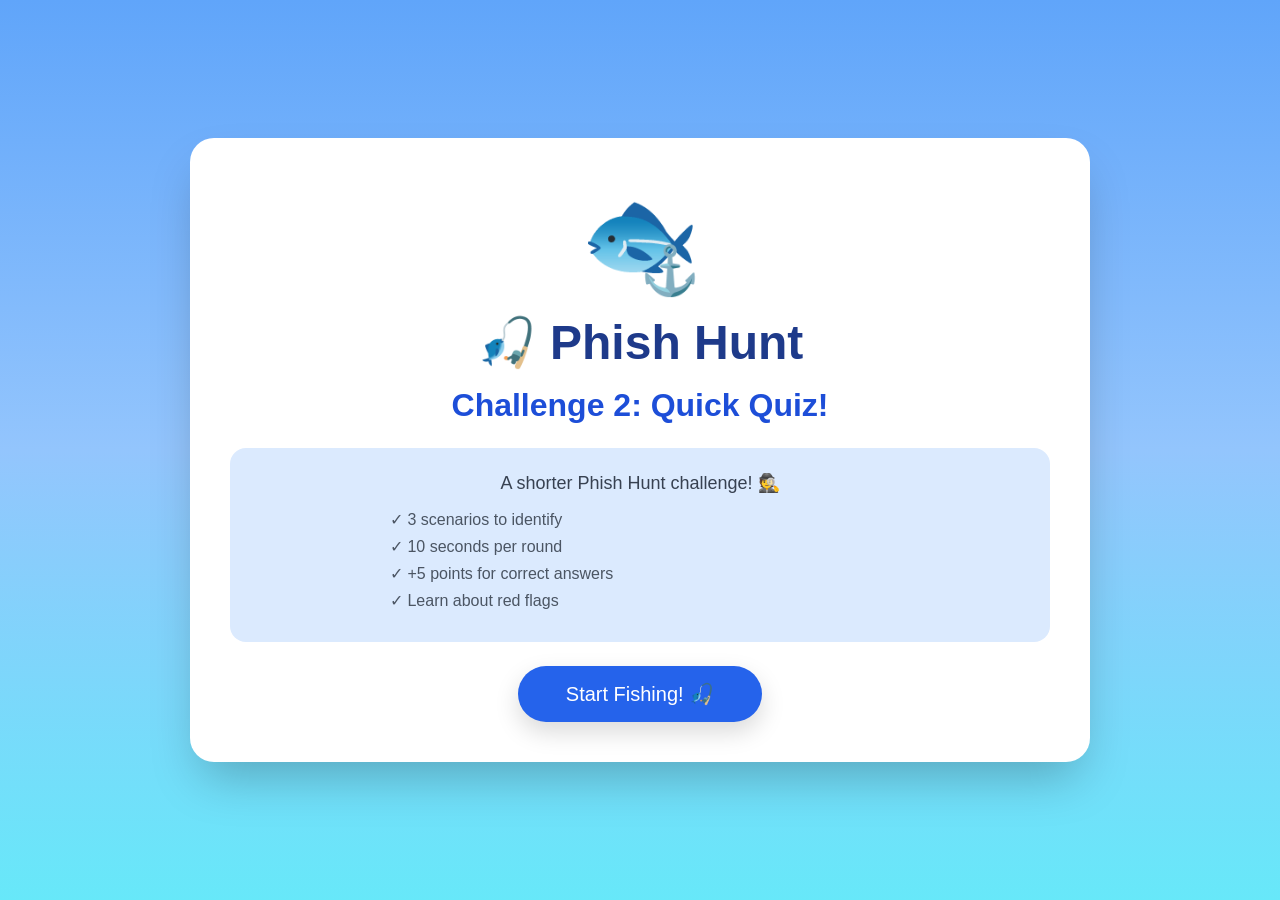
<file: Week-3-Development-Testing/feedback_system/index.html>
<!DOCTYPE html>
<html lang="en">
<head>
    <meta charset="UTF-8">
    <meta name="viewport" content="width=device-width, initial-scale=1.0">
    <title>Phish Hunt: Challenge 2</title>
    <link rel="stylesheet" href="style.css">
</head>
<body>
    <div class="game-container">
        <div class="game-card">
            <!-- Start Menu Phase -->
            <div id="menuPhase" class="phase active">
                <div class="icon-container">
                    <span class="fish-icon">🐟</span>
                    <span class="anchor-icon">⚓</span>
                </div>
                <h1 class="game-title">🎣 Phish Hunt</h1>
                <h2 class="game-subtitle">Challenge 2: Quick Quiz!</h2>
                <div class="info-box">
                    <p class="info-text">A shorter Phish Hunt challenge! 🕵️</p>
                    <ul class="info-list">
                        <li>✓ 3 scenarios to identify</li>
                        <li>✓ 10 seconds per round</li>
                        <li>✓ +5 points for correct answers</li>
                        <li>✓ Learn about red flags</li>
                    </ul>
                </div>
                <div id="highScoreDisplay" class="high-score-box" style="display: none;">
                    <span class="award-icon">🏆</span>
                    <span class="high-score-text">High Score: <span id="highScoreValue">0</span></span>
                </div>
                <button onclick="startGame()" class="btn btn-primary btn-large">Start Fishing! 🎣</button>
            </div>

            <!-- Playing Phase -->
            <div id="playingPhase" class="phase">
                <div class="game-header">
                    <div class="header-stats">
                        <div class="round-info">
                            <span>🎯</span>
                            <span id="roundDisplay">Round 1/3</span>
                        </div>
                        <div class="score-display">
                            <span>🏆 <span id="currentScore">0</span></span>
                        </div>
                    </div>
                    <div class="timer-section">
                        <div class="timer-label">
                            <span>⏱️</span>
                            <span id="timeLeft">10s</span>
                        </div>
                        <div class="timer-bar">
                            <div id="timerProgress" class="timer-progress"></div>
                        </div>
                    </div>
                </div>
                <div class="scenario-container">
                    <div class="scenario-box">
                        <h3 id="scenarioTitle" class="scenario-title">Scenario Title</h3>
                        <p id="scenarioMessage" class="scenario-message">Scenario message goes here...</p>
                    </div>
                    <div class="answer-buttons">
                        <button onclick="handleAnswer('safe')" class="btn btn-safe">
                            <span class="btn-icon">✓</span>
                            <span>SAFE</span>
                        </button>
                        <button onclick="handleAnswer('scam')" class="btn btn-scam">
                            <span class="btn-icon">⚠</span>
                            <span>SCAM</span>
                        </button>
                    </div>
                </div>
                <div class="water-animation"></div>
            </div>

            <!-- Feedback Phase -->
            <div id="feedbackPhase" class="phase">
                <div id="resultHeader" class="result-header">
                    <div class="result-emoji" id="resultEmoji">🎉</div>
                    <h2 class="result-title" id="resultTitle">Correct!</h2>
                    <p class="result-text" id="resultText">This message is a SCAM</p>
                </div>
                <div id="animationContainer" class="animation-container"></div>
                <div id="explanationBox" class="explanation-box">
                    <h3 class="explanation-title" id="explanationTitle">🚩 Red Flags:</h3>
                    <ul id="explanationList" class="explanation-list"></ul>
                </div>
                <div id="lessonBox" class="lesson-box">
                    <p id="lessonText" class="lesson-text"></p>
                </div>
                <div id="feedbackScoreDisplay" class="feedback-score">
                    <p>Current Score: <strong id="feedbackScore">0</strong></p>
                </div>
                <button id="continueBtn" onclick="nextRound()" class="btn btn-primary btn-full">Next Round →</button>
            </div>

            <!-- Game Over Phase -->
            <div id="gameOverPhase" class="phase">
                <div class="game-over-icon">🏆</div>
                <h2 class="game-over-title">Challenge 2 Complete!</h2>
                <div class="final-score-box">
                    <p class="final-score-label">Final Score</p>
                    <p class="final-score-value" id="finalScore">0</p>
                    <p class="final-score-subtitle">out of 15 possible points</p>
                </div>
                <div id="newHighScoreBadge" class="new-high-score" style="display: none;">
                    <p>🌟 New High Score! 🌟</p>
                </div>
                <div class="takeaways-box">
                    <h3 class="takeaways-title">🎓 Key Takeaways:</h3>
                    <ul class="takeaways-list">
                        <li>• Always check sender addresses carefully</li>
                        <li>• Be suspicious of urgent or threatening messages</li>
                        <li>• Hover over links before clicking</li>
                        <li>• Never share passwords via email or text</li>
                        <li>• When in doubt, contact the company directly</li>
                    </ul>
                </div>
                <button onclick="startGame()" class="btn btn-primary btn-large">Play Again! 🎣</button>
            </div>
        </div>
    </div>
    <script src="script.js"></script>
</body>
</html>
</file>
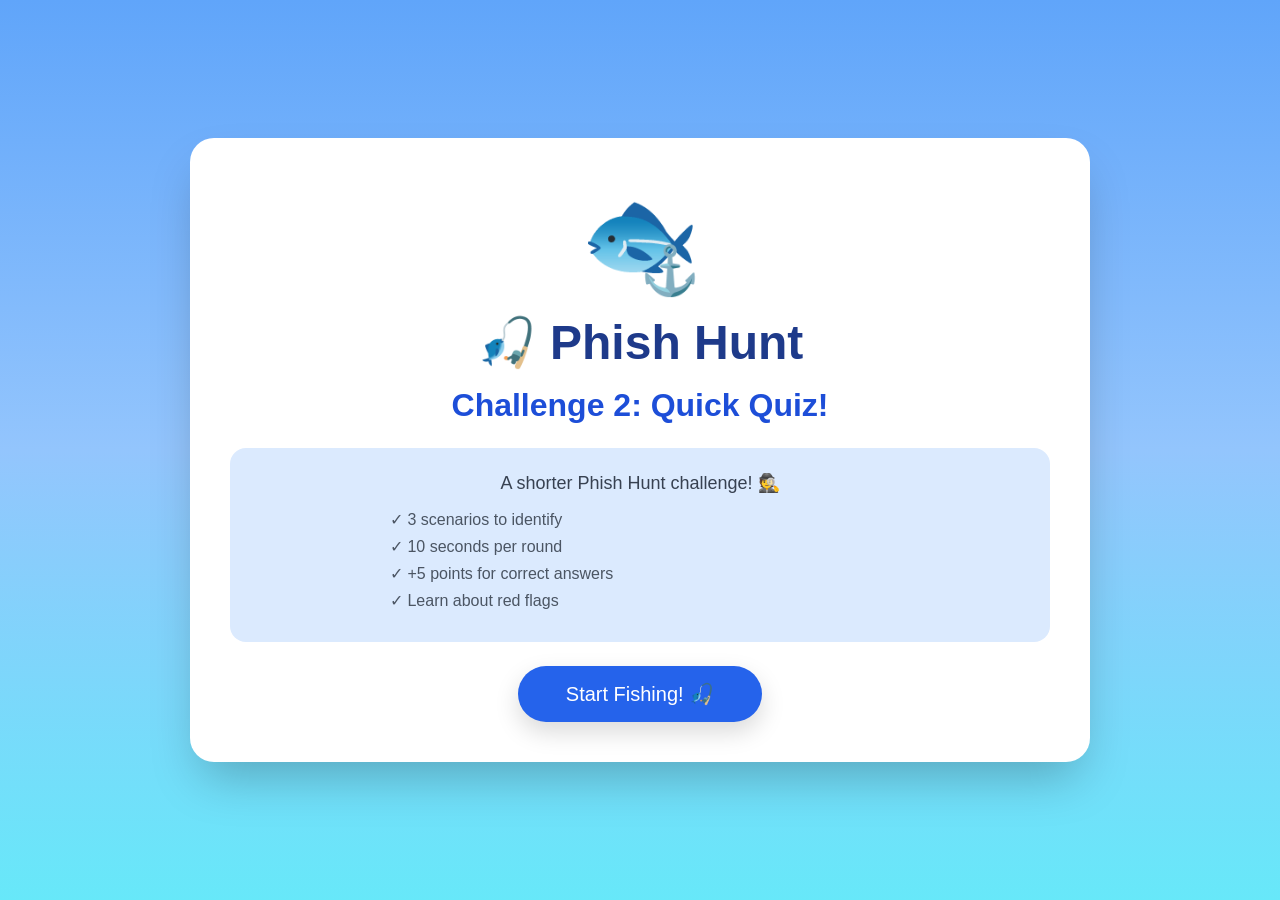
<file: Week-3-Development-Testing/RewardP_&_Score/index.html>
<!DOCTYPE html>
<html lang="en">
<head>
    <meta charset="UTF-8">
    <meta name="viewport" content="width=device-width, initial-scale=1.0">
    <title>Phish Hunt: Challenge 2</title>
    <link rel="stylesheet" href="style.css">
</head>
<body>
    <div class="game-container">
        <div class="game-card">
            <!-- Start Menu Phase -->
            <div id="menuPhase" class="phase active">
                <div class="icon-container">
                    <span class="fish-icon">🐟</span>
                    <span class="anchor-icon">⚓</span>
                </div>
                <h1 class="game-title">🎣 Phish Hunt</h1>
                <h2 class="game-subtitle">Challenge 2: Quick Quiz!</h2>
                <div class="info-box">
                    <p class="info-text">A shorter Phish Hunt challenge! 🕵️</p>
                    <ul class="info-list">
                        <li>✓ 3 scenarios to identify</li>
                        <li>✓ 10 seconds per round</li>
                        <li>✓ +5 points for correct answers</li>
                        <li>✓ Learn about red flags</li>
                    </ul>
                </div>
                <div id="highScoreDisplay" class="high-score-box" style="display: none;">
                    <span class="award-icon">🏆</span>
                    <span class="high-score-text">High Score: <span id="highScoreValue">0</span></span>
                </div>
                <button onclick="startGame()" class="btn btn-primary btn-large">Start Fishing! 🎣</button>
            </div>

            <!-- Playing Phase -->
            <div id="playingPhase" class="phase">
                <div class="game-header">
                    <div class="header-stats">
                        <div class="round-info">
                            <span>🎯</span>
                            <span id="roundDisplay">Round 1/3</span>
                        </div>
                        <div class="score-display">
                            <span>🏆 <span id="currentScore">0</span></span>
                        </div>
                    </div>
                    <div class="progress-dots" id="progressDots"></div>
                    <div id="streakDisplay" class="streak-display" style="display: none;">
                        <span id="streakText">🔥 Streak: 1</span>
                    </div>
                    <div class="timer-section">
                        <div class="timer-label">
                            <span>⏱️</span>
                            <span id="timeLeft">10s</span>
                        </div>
                        <div class="timer-bar">
                            <div id="timerProgress" class="timer-progress"></div>
                        </div>
                    </div>
                </div>
                <div class="scenario-container">
                    <div class="scenario-box">
                        <h3 id="scenarioTitle" class="scenario-title">Scenario Title</h3>
                        <p id="scenarioMessage" class="scenario-message">Scenario message goes here...</p>
                    </div>
                    <div class="answer-buttons">
                        <button onclick="handleAnswer('safe')" class="btn btn-safe">
                            <span class="btn-icon">✓</span>
                            <span>SAFE</span>
                        </button>
                        <button onclick="handleAnswer('scam')" class="btn btn-scam">
                            <span class="btn-icon">⚠</span>
                            <span>SCAM</span>
                        </button>
                    </div>
                </div>
                <div class="water-animation"></div>
            </div>

            <!-- Feedback Phase -->
            <div id="feedbackPhase" class="phase">
                <div id="resultHeader" class="result-header">
                    <div class="result-emoji" id="resultEmoji">🎉</div>
                    <h2 class="result-title" id="resultTitle">Correct!</h2>
                    <p class="result-text" id="resultText">This message is a SCAM</p>
                    <div id="pointsPopup" class="points-popup" style="display: none;">+5 POINTS! ⭐</div>
                    <p id="progressMessage" class="progress-message" style="display: none;"></p>
                </div>
                <div id="animationContainer" class="animation-container"></div>
                <div id="explanationBox" class="explanation-box">
                    <h3 class="explanation-title" id="explanationTitle">🚩 Red Flags:</h3>
                    <ul id="explanationList" class="explanation-list"></ul>
                </div>
                <div id="lessonBox" class="lesson-box">
                    <p id="lessonText" class="lesson-text"></p>
                </div>
                <div id="feedbackScoreDisplay" class="feedback-score">
                    <p>Current Score: <strong id="feedbackScore">0</strong></p>
                </div>
                <button id="continueBtn" onclick="nextRound()" class="btn btn-primary btn-full">Next Round →</button>
            </div>

            <!-- Game Over Phase -->
            <div id="gameOverPhase" class="phase">
                <div class="game-over-icon">🏆</div>
                <h2 class="game-over-title">Challenge 2 Complete!</h2>
                <div class="star-rating" id="starRating">
                    <span class="star" id="star1">⭐</span>
                    <span class="star" id="star2">⭐</span>
                    <span class="star" id="star3">⭐</span>
                </div>
                <div class="badge-box" id="badgeBox">
                    <div class="badge-icon" id="badgeIcon">🎖️</div>
                    <h3 class="badge-name" id="badgeName">Phish Spotter</h3>
                    <p class="badge-description" id="badgeDescription">You're learning the basics!</p>
                </div>
                <div class="final-score-box">
                    <p class="final-score-label">Final Score</p>
                    <p class="final-score-value" id="finalScore">0</p>
                    <p class="final-score-subtitle">out of 15 possible points</p>
                </div>
                <div id="newHighScoreBadge" class="new-high-score" style="display: none;">
                    <p>🌟 New High Score! 🌟</p>
                </div>
                <div class="takeaways-box">
                    <h3 class="takeaways-title">🎓 Key Takeaways:</h3>
                    <ul class="takeaways-list">
                        <li>• Always check sender addresses carefully</li>
                        <li>• Be suspicious of urgent or threatening messages</li>
                        <li>• Hover over links before clicking</li>
                        <li>• Never share passwords via email or text</li>
                        <li>• When in doubt, contact the company directly</li>
                    </ul>
                </div>
                <button onclick="startGame()" class="btn btn-primary btn-large">Play Again! 🎣</button>
            </div>
        </div>
    </div>
    <script src="script.js"></script>
</body>
</html>
</file>
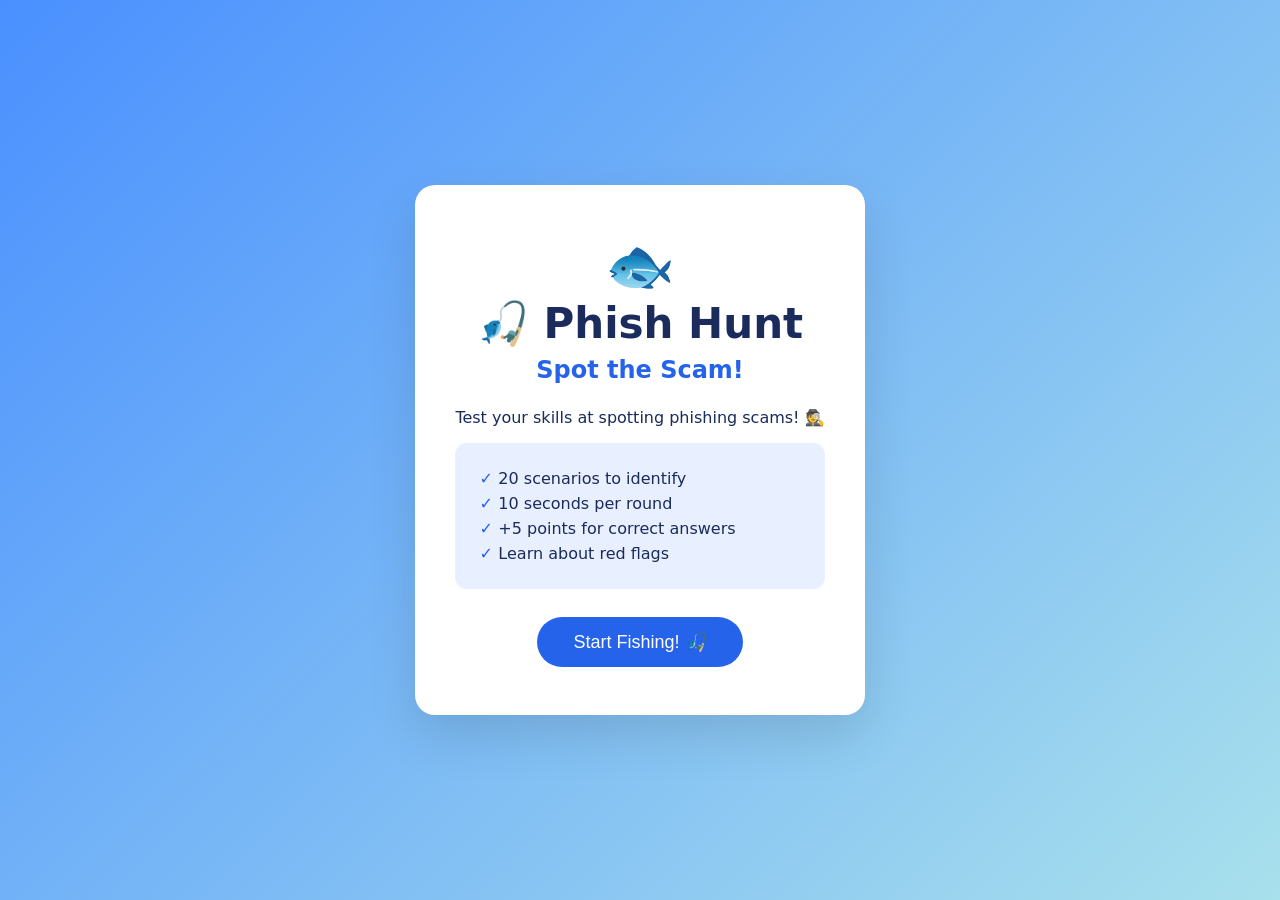
<file: Week-3-Development-Testing/prototype-v2-evidence/Welcome & Instruction Screen/prototype-v2.html>
<!DOCTYPE html>
<html lang="en">
<head>
  <meta charset="UTF-8">
  <title>Phish Hunt: Spot the Scam</title>
  <link rel="stylesheet" href="style2.css">
</head>
<body>
  <div class="card">
    <div class="logo">🐟</div>
    <h1>🎣 Phish Hunt</h1>
    <h2>Spot the Scam!</h2>
    <p>Test your skills at spotting phishing scams! 🕵️</p>
    <ul>
      <li>20 scenarios to identify</li>
      <li>10 seconds per round</li>
      <li>+5 points for correct answers</li>
      <li>Learn about red flags</li>
    </ul>
    <button onclick="alert('Game starts here!')">Start Fishing! 🎣</button>
  </div>
</body>
</html>
</file>
<file: Week-3-Development-Testing/feedback_system/style.css>
/* Reset and Base Styles */
* {
    margin: 0;
    padding: 0;
    box-sizing: border-box;
}

body {
    font-family: -apple-system, BlinkMacSystemFont, 'Segoe UI', Roboto, Oxygen, Ubuntu, Cantarell, sans-serif;
    background: linear-gradient(to bottom, #60a5fa, #93c5fd, #67e8f9);
    min-height: 100vh;
    display: flex;
    align-items: center;
    justify-content: center;
    padding: 20px;
}

.game-container {
    width: 100%;
    max-width: 900px;
}

.game-card {
    background: white;
    border-radius: 24px;
    box-shadow: 0 25px 50px -12px rgba(0, 0, 0, 0.25);
    overflow: hidden;
    animation: fadeIn 0.5s ease-in;
}

@keyframes fadeIn {
    from { opacity: 0; transform: translateY(20px); }
    to { opacity: 1; transform: translateY(0); }
}

/* Phase Management */
.phase {
    display: none;
    padding: 40px;
}

.phase.active {
    display: block;
}

/* Start Menu Styles */
.icon-container {
    display: flex;
    justify-content: center;
    align-items: center;
    margin-bottom: 24px;
    position: relative;
}

.fish-icon {
    font-size: 96px;
}

.anchor-icon {
    font-size: 48px;
    position: absolute;
    bottom: -8px;
    right: calc(50% - 60px);
}

.game-title {
    font-size: 48px;
    text-align: center;
    margin-bottom: 16px;
    color: #1e3a8a;
}

.game-subtitle {
    font-size: 32px;
    text-align: center;
    margin-bottom: 24px;
    color: #1d4ed8;
}

.info-box {
    background: #dbeafe;
    border-radius: 16px;
    padding: 24px;
    margin-bottom: 24px;
}

.info-text {
    font-size: 18px;
    margin-bottom: 16px;
    color: #374151;
    text-align: center;
}

.info-list {
    list-style: none;
    max-width: 500px;
    margin: 0 auto;
}

.info-list li {
    color: #4b5563;
    margin: 8px 0;
    font-size: 16px;
}

.high-score-box {
    background: #fef3c7;
    border: 2px solid #fbbf24;
    border-radius: 16px;
    padding: 16px;
    margin-bottom: 24px;
    display: flex;
    align-items: center;
    justify-content: center;
    gap: 8px;
}

.award-icon {
    font-size: 24px;
}

.high-score-text {
    font-size: 20px;
    color: #92400e;
}

/* Button Styles */
.btn {
    border: none;
    border-radius: 9999px;
    cursor: pointer;
    transition: all 0.3s ease;
    font-weight: 500;
    font-size: 16px;
}

.btn:hover {
    transform: scale(1.05);
}

.btn-primary {
    background: #2563eb;
    color: white;
}

.btn-primary:hover {
    background: #1d4ed8;
}

.btn-large {
    padding: 16px 48px;
    font-size: 20px;
    display: block;
    margin: 0 auto;
    box-shadow: 0 10px 25px rgba(0, 0, 0, 0.15);
}

.btn-full {
    width: 100%;
    padding: 16px;
    font-size: 20px;
}

/* Playing Phase Styles */
.game-header {
    background: linear-gradient(to right, #2563eb, #3b82f6);
    padding: 24px;
    color: white;
    margin: -40px -40px 32px -40px;
}

.header-stats {
    display: flex;
    justify-content: space-between;
    align-items: center;
    margin-bottom: 16px;
}

.round-info, .score-display {
    display: flex;
    align-items: center;
    gap: 8px;
    font-size: 20px;
}

.timer-section {
    margin-top: 16px;
}

.timer-label {
    display: flex;
    align-items: center;
    gap: 8px;
    margin-bottom: 8px;
}

.timer-bar {
    width: 100%;
    background: #1e40af;
    border-radius: 9999px;
    height: 12px;
    overflow: hidden;
}

.timer-progress {
    background: #fbbf24;
    height: 100%;
    width: 100%;
    transition: width 1s linear;
}

.scenario-container {
    padding: 0;
}

.scenario-box {
    background: #f9fafb;
    border: 2px solid #e5e7eb;
    border-radius: 16px;
    padding: 24px;
    margin-bottom: 32px;
}

.scenario-title {
    font-size: 24px;
    margin-bottom: 16px;
    color: #1f2937;
}

.scenario-message {
    font-size: 18px;
    line-height: 1.8;
    color: #374151;
}

.answer-buttons {
    display: grid;
    grid-template-columns: 1fr 1fr;
    gap: 24px;
}

@media (max-width: 768px) {
    .answer-buttons {
        grid-template-columns: 1fr;
    }
}

.btn-safe, .btn-scam {
    padding: 32px;
    border-radius: 16px;
    font-size: 24px;
    display: flex;
    align-items: center;
    justify-content: center;
    gap: 12px;
    box-shadow: 0 10px 25px rgba(0, 0, 0, 0.15);
}

.btn-safe {
    background: #10b981;
    color: white;
}

.btn-safe:hover {
    background: #059669;
}

.btn-scam {
    background: #ef4444;
    color: white;
}

.btn-scam:hover {
    background: #dc2626;
}

.btn-icon {
    font-size: 32px;
}

.water-animation {
    height: 80px;
    background: linear-gradient(to top, #60a5fa, transparent);
    margin: 32px -40px -40px -40px;
    position: relative;
    overflow: hidden;
}

.water-animation::before {
    content: '';
    position: absolute;
    bottom: 0;
    left: 0;
    width: 200%;
    height: 64px;
    background-image: repeating-linear-gradient(90deg, transparent, transparent 50px, rgba(255, 255, 255, 0.3) 50px, rgba(255, 255, 255, 0.3) 100px);
    animation: wave 3s linear infinite;
}

@keyframes wave {
    from { transform: translateX(0); }
    to { transform: translateX(-100px); }
}

/* Feedback Phase Styles */
.result-header {
    text-align: center;
    padding: 24px;
    border-radius: 16px;
    margin-bottom: 32px;
}

.result-header.correct {
    background: #d1fae5;
}

.result-header.incorrect {
    background: #fee2e2;
}

.result-header.timeout {
    background: #fed7aa;
}

.result-emoji {
    font-size: 64px;
    margin-bottom: 16px;
}

.result-title {
    font-size: 36px;
    margin-bottom: 8px;
}

.result-title.correct {
    color: #047857;
}

.result-title.incorrect {
    color: #dc2626;
}

.result-title.timeout {
    color: #c2410c;
}

.result-text {
    font-size: 20px;
    color: #374151;
}

.animation-container {
    text-align: center;
    margin-bottom: 24px;
    min-height: 80px;
}

.catch-animation {
    animation: catchFish 1.5s ease-in-out;
}

@keyframes catchFish {
    0% { transform: translateY(-100px); opacity: 0; }
    50% { transform: translateY(0); opacity: 1; }
    100% { transform: translateY(100px); opacity: 0; }
}

.miss-animation {
    animation: fishEscape 1s ease-out;
}

@keyframes fishEscape {
    0% { transform: translateX(-50px); opacity: 0; }
    50% { transform: translateX(100px); opacity: 1; }
    100% { transform: translateX(200px); opacity: 0; }
}

.explanation-box {
    background: #fef2f2;
    border: 2px solid #fca5a5;
    border-radius: 16px;
    padding: 24px;
    margin-bottom: 24px;
}

.explanation-box.safe {
    background: #d1fae5;
    border-color: #6ee7b7;
}

.explanation-title {
    font-size: 24px;
    margin-bottom: 16px;
    display: flex;
    align-items: center;
    gap: 8px;
}

.explanation-title.scam {
    color: #991b1b;
}

.explanation-title.safe {
    color: #065f46;
}

.explanation-list {
    list-style: none;
}

.explanation-list li {
    color: #374151;
    margin: 8px 0;
    display: flex;
    gap: 8px;
}

.feedback-score {
    text-align: center;
    margin-bottom: 24px;
    font-size: 24px;
    color: #374151;
}

/* Lesson Box — the key cyber-safety teaching moment */
.lesson-box {
    background: linear-gradient(to right, #fef3c7, #fde68a);
    border: 2px solid #f59e0b;
    border-radius: 16px;
    padding: 20px 24px;
    margin-bottom: 24px;
    box-shadow: 0 4px 12px rgba(245, 158, 11, 0.15);
}

.lesson-text {
    font-size: 18px;
    line-height: 1.6;
    color: #78350f;
    font-weight: 500;
    text-align: left;
}

/* Game Over Styles */
.game-over-icon {
    font-size: 64px;
    text-align: center;
    margin-bottom: 24px;
}

.game-over-title {
    font-size: 36px;
    text-align: center;
    margin-bottom: 24px;
    color: #1e3a8a;
}

.final-score-box {
    background: linear-gradient(to right, #dbeafe, #cffafe);
    border-radius: 16px;
    padding: 32px;
    margin-bottom: 24px;
    text-align: center;
}

.final-score-label {
    font-size: 24px;
    margin-bottom: 16px;
    color: #374151;
}

.final-score-value {
    font-size: 64px;
    margin-bottom: 24px;
    color: #2563eb;
    font-weight: bold;
}

.final-score-subtitle {
    font-size: 18px;
    color: #6b7280;
}

.new-high-score {
    background: #fef3c7;
    border: 2px solid #fbbf24;
    border-radius: 16px;
    padding: 16px;
    margin-bottom: 24px;
    text-align: center;
    animation: pulse 0.5s ease-in-out;
}

.new-high-score p {
    font-size: 24px;
    color: #92400e;
}

@keyframes pulse {
    0%, 100% { transform: scale(1); }
    50% { transform: scale(1.05); }
}

.takeaways-box {
    background: #dbeafe;
    border-radius: 16px;
    padding: 24px;
    margin-bottom: 24px;
    text-align: left;
}

.takeaways-title {
    font-size: 20px;
    color: #1e3a8a;
    margin-bottom: 12px;
}

.takeaways-list {
    list-style: none;
}

.takeaways-list li {
    color: #374151;
    margin: 8px 0;
}

/* Responsive Design */
@media (max-width: 640px) {
    .phase {
        padding: 24px;
    }
    .game-title {
        font-size: 36px;
    }
    .game-subtitle {
        font-size: 24px;
    }
    .game-header {
        margin: -24px -24px 24px -24px;
    }
    .water-animation {
        margin: 24px -24px -24px -24px;
    }
    .scenario-title {
        font-size: 20px;
    }
    .scenario-message {
        font-size: 16px;
    }
    .btn-safe, .btn-scam {
        padding: 24px;
        font-size: 20px;
    }
    .final-score-value {
        font-size: 48px;
    }
}
</file>
<file: Week-3-Development-Testing/RewardP_&_Score/style.css>
/* Reset and Base Styles */
* {
    margin: 0;
    padding: 0;
    box-sizing: border-box;
}

body {
    font-family: -apple-system, BlinkMacSystemFont, 'Segoe UI', Roboto, Oxygen, Ubuntu, Cantarell, sans-serif;
    background: linear-gradient(to bottom, #60a5fa, #93c5fd, #67e8f9);
    min-height: 100vh;
    display: flex;
    align-items: center;
    justify-content: center;
    padding: 20px;
}

.game-container {
    width: 100%;
    max-width: 900px;
}

.game-card {
    background: white;
    border-radius: 24px;
    box-shadow: 0 25px 50px -12px rgba(0, 0, 0, 0.25);
    overflow: hidden;
    animation: fadeIn 0.5s ease-in;
}

@keyframes fadeIn {
    from { opacity: 0; transform: translateY(20px); }
    to { opacity: 1; transform: translateY(0); }
}

/* Phase Management */
.phase {
    display: none;
    padding: 40px;
}

.phase.active {
    display: block;
}

/* Start Menu Styles */
.icon-container {
    display: flex;
    justify-content: center;
    align-items: center;
    margin-bottom: 24px;
    position: relative;
}

.fish-icon {
    font-size: 96px;
}

.anchor-icon {
    font-size: 48px;
    position: absolute;
    bottom: -8px;
    right: calc(50% - 60px);
}

.game-title {
    font-size: 48px;
    text-align: center;
    margin-bottom: 16px;
    color: #1e3a8a;
}

.game-subtitle {
    font-size: 32px;
    text-align: center;
    margin-bottom: 24px;
    color: #1d4ed8;
}

.info-box {
    background: #dbeafe;
    border-radius: 16px;
    padding: 24px;
    margin-bottom: 24px;
}

.info-text {
    font-size: 18px;
    margin-bottom: 16px;
    color: #374151;
    text-align: center;
}

.info-list {
    list-style: none;
    max-width: 500px;
    margin: 0 auto;
}

.info-list li {
    color: #4b5563;
    margin: 8px 0;
    font-size: 16px;
}

.high-score-box {
    background: #fef3c7;
    border: 2px solid #fbbf24;
    border-radius: 16px;
    padding: 16px;
    margin-bottom: 24px;
    display: flex;
    align-items: center;
    justify-content: center;
    gap: 8px;
}

.award-icon {
    font-size: 24px;
}

.high-score-text {
    font-size: 20px;
    color: #92400e;
}

/* Button Styles */
.btn {
    border: none;
    border-radius: 9999px;
    cursor: pointer;
    transition: all 0.3s ease;
    font-weight: 500;
    font-size: 16px;
}

.btn:hover {
    transform: scale(1.05);
}

.btn-primary {
    background: #2563eb;
    color: white;
}

.btn-primary:hover {
    background: #1d4ed8;
}

.btn-large {
    padding: 16px 48px;
    font-size: 20px;
    display: block;
    margin: 0 auto;
    box-shadow: 0 10px 25px rgba(0, 0, 0, 0.15);
}

.btn-full {
    width: 100%;
    padding: 16px;
    font-size: 20px;
}

/* Playing Phase Styles */
.game-header {
    background: linear-gradient(to right, #2563eb, #3b82f6);
    padding: 24px;
    color: white;
    margin: -40px -40px 32px -40px;
}

.header-stats {
    display: flex;
    justify-content: space-between;
    align-items: center;
    margin-bottom: 16px;
}

.round-info, .score-display {
    display: flex;
    align-items: center;
    gap: 8px;
    font-size: 20px;
}

.timer-section {
    margin-top: 16px;
}

.timer-label {
    display: flex;
    align-items: center;
    gap: 8px;
    margin-bottom: 8px;
}

.timer-bar {
    width: 100%;
    background: #1e40af;
    border-radius: 9999px;
    height: 12px;
    overflow: hidden;
}

.timer-progress {
    background: #fbbf24;
    height: 100%;
    width: 100%;
    transition: width 1s linear;
}

/* Progress Dots — visual round progress */
.progress-dots {
    display: flex;
    justify-content: center;
    gap: 10px;
    margin: 12px 0;
}

.progress-dot {
    width: 14px;
    height: 14px;
    border-radius: 50%;
    background: rgba(255, 255, 255, 0.3);
    border: 2px solid rgba(255, 255, 255, 0.5);
    transition: all 0.3s ease;
}

.progress-dot.completed-correct {
    background: #10b981;
    border-color: #fff;
    box-shadow: 0 0 8px rgba(16, 185, 129, 0.6);
}

.progress-dot.completed-wrong {
    background: #ef4444;
    border-color: #fff;
}

.progress-dot.current {
    background: #fbbf24;
    border-color: #fff;
    transform: scale(1.3);
    animation: dotPulse 1s ease-in-out infinite;
}

@keyframes dotPulse {
    0%, 100% { transform: scale(1.3); }
    50% { transform: scale(1.5); }
}

/* Streak Display */
.streak-display {
    text-align: center;
    margin: 8px 0;
    padding: 6px 16px;
    background: rgba(251, 191, 36, 0.25);
    border-radius: 9999px;
    display: inline-block;
    margin: 8px auto;
    color: #fef3c7;
    font-size: 16px;
    font-weight: 600;
    animation: streakPop 0.5s ease-out;
}

@keyframes streakPop {
    0% { transform: scale(0); opacity: 0; }
    60% { transform: scale(1.2); }
    100% { transform: scale(1); opacity: 1; }
}

.scenario-container {
    padding: 0;
}

.scenario-box {
    background: #f9fafb;
    border: 2px solid #e5e7eb;
    border-radius: 16px;
    padding: 24px;
    margin-bottom: 32px;
}

.scenario-title {
    font-size: 24px;
    margin-bottom: 16px;
    color: #1f2937;
}

.scenario-message {
    font-size: 18px;
    line-height: 1.8;
    color: #374151;
}

.answer-buttons {
    display: grid;
    grid-template-columns: 1fr 1fr;
    gap: 24px;
}

@media (max-width: 768px) {
    .answer-buttons {
        grid-template-columns: 1fr;
    }
}

.btn-safe, .btn-scam {
    padding: 32px;
    border-radius: 16px;
    font-size: 24px;
    display: flex;
    align-items: center;
    justify-content: center;
    gap: 12px;
    box-shadow: 0 10px 25px rgba(0, 0, 0, 0.15);
}

.btn-safe {
    background: #10b981;
    color: white;
}

.btn-safe:hover {
    background: #059669;
}

.btn-scam {
    background: #ef4444;
    color: white;
}

.btn-scam:hover {
    background: #dc2626;
}

.btn-icon {
    font-size: 32px;
}

.water-animation {
    height: 80px;
    background: linear-gradient(to top, #60a5fa, transparent);
    margin: 32px -40px -40px -40px;
    position: relative;
    overflow: hidden;
}

.water-animation::before {
    content: '';
    position: absolute;
    bottom: 0;
    left: 0;
    width: 200%;
    height: 64px;
    background-image: repeating-linear-gradient(90deg, transparent, transparent 50px, rgba(255, 255, 255, 0.3) 50px, rgba(255, 255, 255, 0.3) 100px);
    animation: wave 3s linear infinite;
}

@keyframes wave {
    from { transform: translateX(0); }
    to { transform: translateX(-100px); }
}

/* Feedback Phase Styles */
.result-header {
    text-align: center;
    padding: 24px;
    border-radius: 16px;
    margin-bottom: 32px;
}

.result-header.correct {
    background: #d1fae5;
}

.result-header.incorrect {
    background: #fee2e2;
}

.result-header.timeout {
    background: #fed7aa;
}

.result-emoji {
    font-size: 64px;
    margin-bottom: 16px;
}

.result-title {
    font-size: 36px;
    margin-bottom: 8px;
}

.result-title.correct {
    color: #047857;
}

.result-title.incorrect {
    color: #dc2626;
}

.result-title.timeout {
    color: #c2410c;
}

.result-text {
    font-size: 20px;
    color: #374151;
}

/* +5 Points popup — animated reward */
.points-popup {
    font-size: 28px;
    font-weight: bold;
    color: #ca8a04;
    margin-top: 12px;
    animation: pointsBurst 1s ease-out;
}

@keyframes pointsBurst {
    0% { transform: scale(0) rotate(-10deg); opacity: 0; }
    40% { transform: scale(1.3) rotate(5deg); opacity: 1; }
    70% { transform: scale(1) rotate(0deg); }
    100% { transform: scale(1); opacity: 1; }
}

/* Encouraging progress message after each answer */
.progress-message {
    font-size: 18px;
    color: #1e40af;
    margin-top: 8px;
    font-weight: 500;
    animation: fadeIn 0.6s ease-in 0.3s both;
}

.animation-container {
    text-align: center;
    margin-bottom: 24px;
    min-height: 80px;
}

.catch-animation {
    animation: catchFish 1.5s ease-in-out;
}

@keyframes catchFish {
    0% { transform: translateY(-100px); opacity: 0; }
    50% { transform: translateY(0); opacity: 1; }
    100% { transform: translateY(100px); opacity: 0; }
}

.miss-animation {
    animation: fishEscape 1s ease-out;
}

@keyframes fishEscape {
    0% { transform: translateX(-50px); opacity: 0; }
    50% { transform: translateX(100px); opacity: 1; }
    100% { transform: translateX(200px); opacity: 0; }
}

.explanation-box {
    background: #fef2f2;
    border: 2px solid #fca5a5;
    border-radius: 16px;
    padding: 24px;
    margin-bottom: 24px;
}

.explanation-box.safe {
    background: #d1fae5;
    border-color: #6ee7b7;
}

.explanation-title {
    font-size: 24px;
    margin-bottom: 16px;
    display: flex;
    align-items: center;
    gap: 8px;
}

.explanation-title.scam {
    color: #991b1b;
}

.explanation-title.safe {
    color: #065f46;
}

.explanation-list {
    list-style: none;
}

.explanation-list li {
    color: #374151;
    margin: 8px 0;
    display: flex;
    gap: 8px;
}

.feedback-score {
    text-align: center;
    margin-bottom: 24px;
    font-size: 24px;
    color: #374151;
}

/* Lesson Box — the key cyber-safety teaching moment */
.lesson-box {
    background: linear-gradient(to right, #fef3c7, #fde68a);
    border: 2px solid #f59e0b;
    border-radius: 16px;
    padding: 20px 24px;
    margin-bottom: 24px;
    box-shadow: 0 4px 12px rgba(245, 158, 11, 0.15);
}

.lesson-text {
    font-size: 18px;
    line-height: 1.6;
    color: #78350f;
    font-weight: 500;
    text-align: left;
}

/* Game Over Styles */
.game-over-icon {
    font-size: 64px;
    text-align: center;
    margin-bottom: 24px;
}

.game-over-title {
    font-size: 36px;
    text-align: center;
    margin-bottom: 24px;
    color: #1e3a8a;
}

/* Star Rating — 1 to 3 stars based on performance */
.star-rating {
    display: flex;
    justify-content: center;
    gap: 12px;
    margin-bottom: 24px;
}

.star {
    font-size: 56px;
    filter: grayscale(100%);
    opacity: 0.3;
    transform: scale(0);
    transition: all 0.4s ease;
}

.star.earned {
    filter: grayscale(0%);
    opacity: 1;
    transform: scale(1);
    animation: starEarn 0.6s ease-out;
}

.star.earned:nth-child(1) { animation-delay: 0.2s; }
.star.earned:nth-child(2) { animation-delay: 0.5s; }
.star.earned:nth-child(3) { animation-delay: 0.8s; }

@keyframes starEarn {
    0% { transform: scale(0) rotate(-180deg); opacity: 0; }
    60% { transform: scale(1.4) rotate(10deg); opacity: 1; }
    100% { transform: scale(1) rotate(0deg); opacity: 1; }
}

/* Badge Box — earned cyber-safety badge */
.badge-box {
    background: linear-gradient(135deg, #ddd6fe, #c4b5fd);
    border: 3px solid #8b5cf6;
    border-radius: 20px;
    padding: 24px;
    margin-bottom: 24px;
    text-align: center;
    box-shadow: 0 8px 20px rgba(139, 92, 246, 0.25);
    animation: badgeReveal 0.8s ease-out 1s both;
}

@keyframes badgeReveal {
    0% { transform: translateY(20px) scale(0.9); opacity: 0; }
    100% { transform: translateY(0) scale(1); opacity: 1; }
}

.badge-icon {
    font-size: 72px;
    margin-bottom: 8px;
}

.badge-name {
    font-size: 28px;
    color: #5b21b6;
    margin-bottom: 8px;
    font-weight: bold;
}

.badge-description {
    font-size: 18px;
    color: #6b21a8;
    line-height: 1.5;
}

.final-score-box {
    background: linear-gradient(to right, #dbeafe, #cffafe);
    border-radius: 16px;
    padding: 32px;
    margin-bottom: 24px;
    text-align: center;
}

.final-score-label {
    font-size: 24px;
    margin-bottom: 16px;
    color: #374151;
}

.final-score-value {
    font-size: 64px;
    margin-bottom: 24px;
    color: #2563eb;
    font-weight: bold;
}

.final-score-subtitle {
    font-size: 18px;
    color: #6b7280;
}

.new-high-score {
    background: #fef3c7;
    border: 2px solid #fbbf24;
    border-radius: 16px;
    padding: 16px;
    margin-bottom: 24px;
    text-align: center;
    animation: pulse 0.5s ease-in-out;
}

.new-high-score p {
    font-size: 24px;
    color: #92400e;
}

@keyframes pulse {
    0%, 100% { transform: scale(1); }
    50% { transform: scale(1.05); }
}

.takeaways-box {
    background: #dbeafe;
    border-radius: 16px;
    padding: 24px;
    margin-bottom: 24px;
    text-align: left;
}

.takeaways-title {
    font-size: 20px;
    color: #1e3a8a;
    margin-bottom: 12px;
}

.takeaways-list {
    list-style: none;
}

.takeaways-list li {
    color: #374151;
    margin: 8px 0;
}

/* Responsive Design */
@media (max-width: 640px) {
    .phase {
        padding: 24px;
    }
    .game-title {
        font-size: 36px;
    }
    .game-subtitle {
        font-size: 24px;
    }
    .game-header {
        margin: -24px -24px 24px -24px;
    }
    .water-animation {
        margin: 24px -24px -24px -24px;
    }
    .scenario-title {
        font-size: 20px;
    }
    .scenario-message {
        font-size: 16px;
    }
    .btn-safe, .btn-scam {
        padding: 24px;
        font-size: 20px;
    }
    .final-score-value {
        font-size: 48px;
    }
}
</file>
<file: Week-3-Development-Testing/prototype-v2-evidence/Welcome & Instruction Screen/style2.css>
body {
  margin: 0;
  min-height: 100vh;
  display: grid;
  place-items: center;
  font-family: system-ui, sans-serif;
  background: linear-gradient(135deg, #4a90ff, #a8e0ec);
  color: #1a2b5c;
}

.card {
  background: #fff;
  padding: 48px 40px;
  border-radius: 20px;
  box-shadow: 0 20px 50px rgba(0, 0, 0, 0.12);
  text-align: center;
  max-width: 480px;
}

.logo {
  font-size: 56px;
}

h1 {
  margin: 0 0 8px;
  font-size: 42px;
}

h2 {
  margin: 0 0 24px;
  color: #2563eb;
  font-size: 24px;
}

ul {
  background: #e8efff;
  border-radius: 12px;
  padding: 20px 24px;
  margin: 0 0 28px;
  list-style: none;
  text-align: left;
}

li {
  margin: 6px 0;
}

li::before {
  content: "✓ ";
  color: #2563eb;
  font-weight: bold;
}

button {
  background: #2563eb;
  color: #fff;
  border: none;
  padding: 14px 36px;
  font-size: 18px;
  border-radius: 999px;
  cursor: pointer;
  transition: 0.15s;
}

button:hover {
  background: #1d4ed8;
  transform: translateY(-2px);
}
</file>
